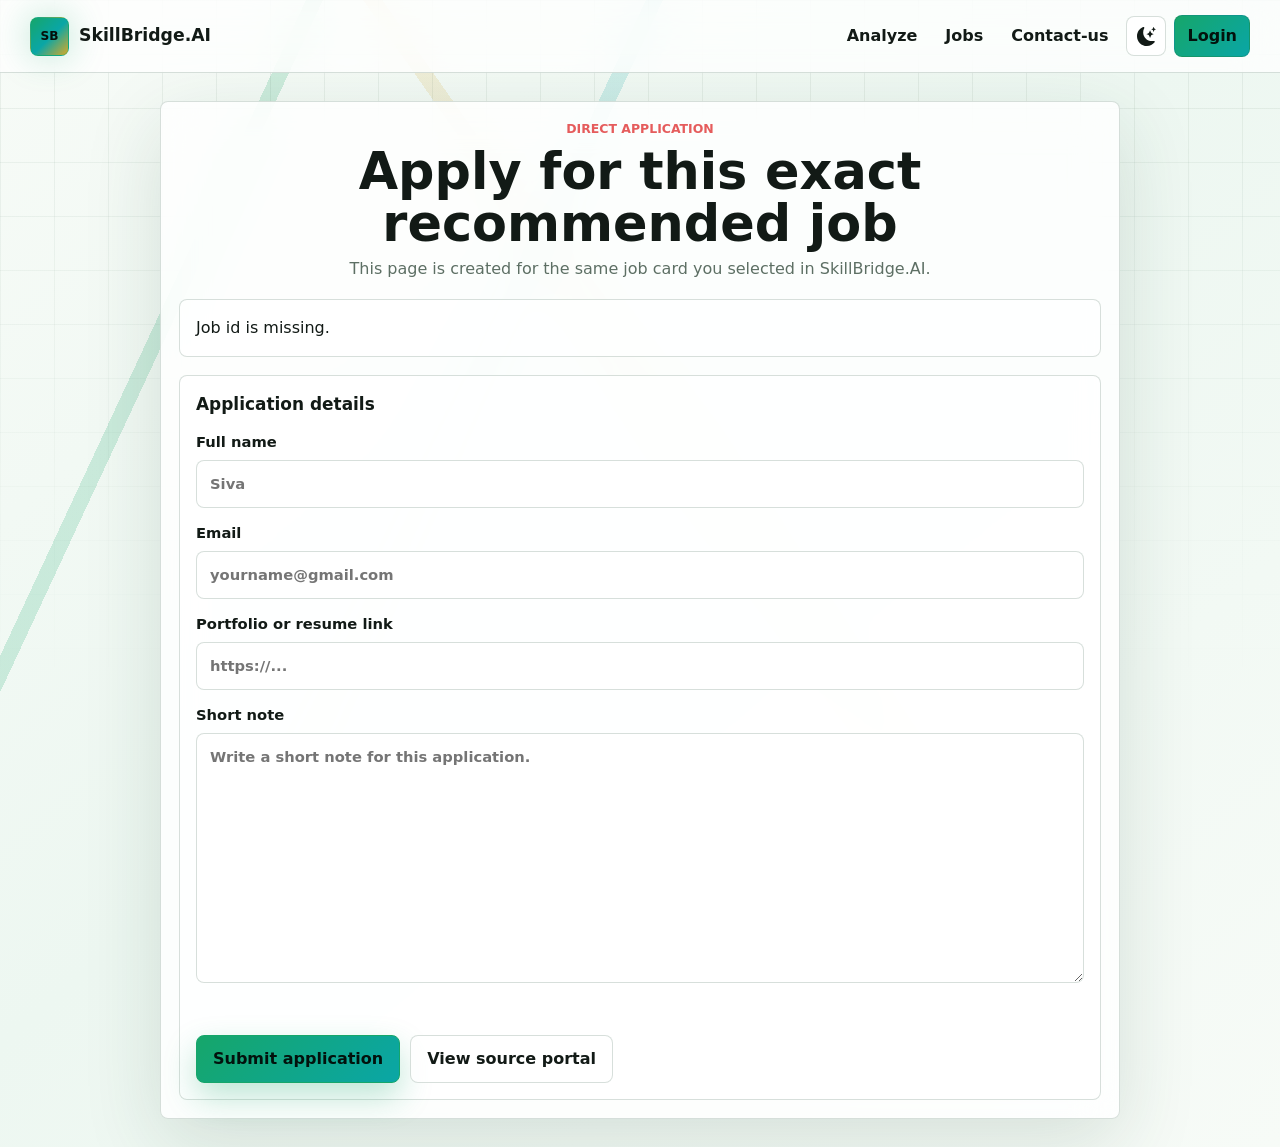
<file: apply.html>
<!doctype html>
<html lang="en" data-theme="light">
  <head>
    <meta charset="utf-8">
    <meta name="viewport" content="width=device-width, initial-scale=1">
    <title>Apply | SkillBridge.AI</title>
    <link rel="stylesheet" href="styles.css">
  </head>
  <body>
    <header class="site-header">
      <a class="brand" href="index.html#analyze" aria-label="SkillBridge.AI home">
        <span class="brand-mark" aria-hidden="true">SB</span>
        <span>SkillBridge.AI</span>
      </a>
      <nav class="nav-links" aria-label="Primary navigation">
        <a href="index.html#analyze">Analyze</a>
        <a href="index.html#jobs">Jobs</a>
        <a id="savedJobsNav" href="saved-jobs.html" hidden>Saved Jobs</a>
        <a href="index.html#contact-us">Contact-us</a>
        <button id="themeToggle" class="theme-toggle" type="button" aria-label="Switch theme">
          <span id="themeIcon" class="theme-icon" aria-hidden="true"></span>
        </button>
        <button id="authNavBtn" class="nav-action" type="button">Login</button>
      </nav>
    </header>

    <main class="single-page-main">
      <section class="auth-zone" aria-labelledby="applyTitle">
        <div class="auth-shell apply-shell">
          <div class="section-heading center-heading">
            <p class="eyebrow">Direct application</p>
            <h1 id="applyTitle">Apply for this exact recommended job</h1>
            <p>This page is created for the same job card you selected in SkillBridge.AI.</p>
          </div>
          <article id="applyJobCard" class="auth-panel">
            Loading job details...
          </article>
          <form id="applyForm" class="auth-panel">
            <h3>Application details</h3>
            <label>
              Full name
              <input id="applyName" type="text" placeholder="Siva" required>
            </label>
            <label>
              Email
              <input id="applyEmail" type="email" placeholder="yourname@gmail.com" required>
            </label>
            <label>
              Portfolio or resume link
              <input id="applyPortfolio" type="url" placeholder="https://...">
            </label>
            <label>
              Short note
              <textarea id="applyNote" rows="6" placeholder="Write a short note for this application."></textarea>
            </label>
            <p id="applyMessage" class="auth-message"></p>
            <div class="auth-actions">
              <button class="primary-button" type="submit">Submit application</button>
              <a id="sourceLink" class="ghost-button" href="#" target="_blank" rel="noreferrer">View source portal</a>
            </div>
          </form>
        </div>
      </section>
    </main>

    <script src="page-common.js"></script>
    <script src="apply.js"></script>
  </body>
</html>
</file>
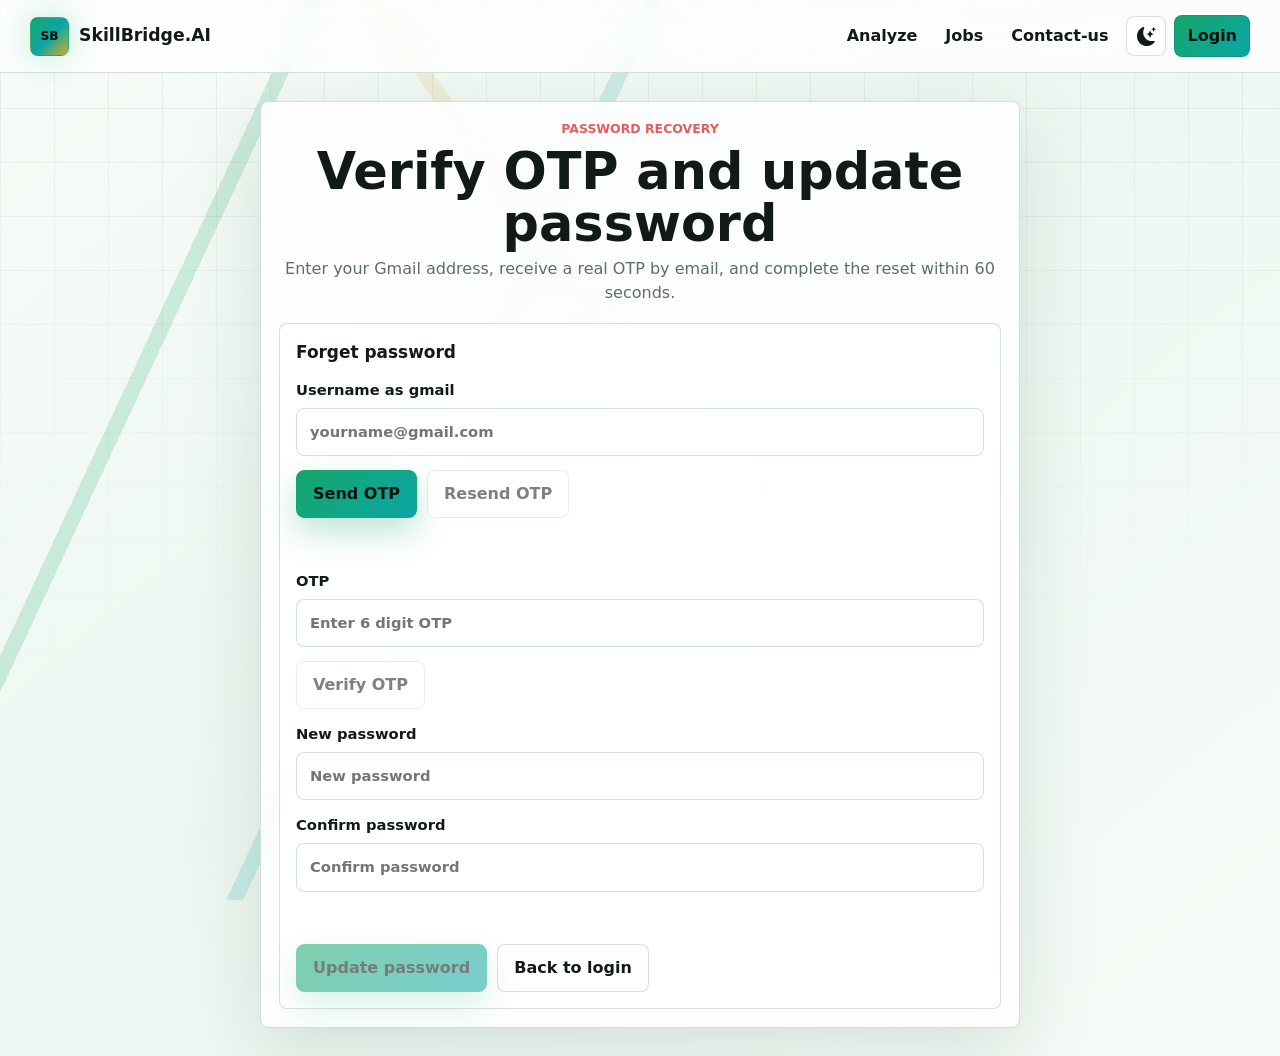
<file: forgot-password.html>
<!doctype html>
<html lang="en" data-theme="light">
  <head>
    <meta charset="utf-8">
    <meta name="viewport" content="width=device-width, initial-scale=1">
    <title>Forget Password | SkillBridge.AI</title>
    <link rel="stylesheet" href="styles.css">
  </head>
  <body data-auth-page="forgot">
    <header class="site-header">
      <a class="brand" href="index.html#analyze" aria-label="SkillBridge.AI home">
        <span class="brand-mark" aria-hidden="true">SB</span>
        <span>SkillBridge.AI</span>
      </a>
      <nav class="nav-links" aria-label="Primary navigation">
        <a href="index.html#analyze">Analyze</a>
        <a href="index.html#jobs">Jobs</a>
        <a id="savedJobsNav" href="saved-jobs.html" hidden>Saved Jobs</a>
        <a href="index.html#contact-us">Contact-us</a>
        <button id="themeToggle" class="theme-toggle" type="button" aria-label="Switch theme">
          <span id="themeIcon" class="theme-icon" aria-hidden="true"></span>
        </button>
        <button id="authNavBtn" class="nav-action" type="button">Login</button>
      </nav>
    </header>

    <main class="single-page-main">
      <section class="auth-zone" aria-labelledby="forgotTitle">
        <div class="auth-shell single-auth">
          <div class="section-heading center-heading">
            <p class="eyebrow">Password recovery</p>
            <h1 id="forgotTitle">Verify OTP and update password</h1>
            <p>Enter your Gmail address, receive a real OTP by email, and complete the reset within 60 seconds.</p>
          </div>
          <form id="forgotForm" class="auth-panel">
            <h3>Forget password</h3>
            <label>
              Username as gmail
              <input id="forgotEmail" type="email" placeholder="yourname@gmail.com" autocomplete="username" required>
            </label>
            <div class="auth-actions">
              <button id="sendOtpBtn" class="primary-button" type="button">Send OTP</button>
              <button id="resendOtpBtn" class="ghost-button" type="button" disabled>Resend OTP</button>
            </div>
            <p id="otpMessage" class="auth-message"></p>
            <label>
              OTP
              <input id="otpInput" type="text" inputmode="numeric" placeholder="Enter 6 digit OTP" required disabled>
            </label>
            <div class="auth-actions">
              <button id="verifyOtpBtn" class="ghost-button" type="button" disabled>Verify OTP</button>
            </div>
            <label>
              New password
              <input id="newPassword" type="password" placeholder="New password" autocomplete="new-password" required disabled>
            </label>
            <label>
              Confirm password
              <input id="confirmNewPassword" type="password" placeholder="Confirm password" autocomplete="new-password" required disabled>
            </label>
            <p id="forgotMessage" class="auth-message"></p>
            <div class="auth-actions">
              <button id="updatePasswordBtn" class="primary-button" type="submit" disabled>Update password</button>
              <button id="backToLoginFromForgot" class="ghost-button" type="button">Back to login</button>
            </div>
          </form>
        </div>
      </section>
    </main>

    <script src="page-common.js"></script>
    <script src="auth-pages.js"></script>
  </body>
</html>
</file>
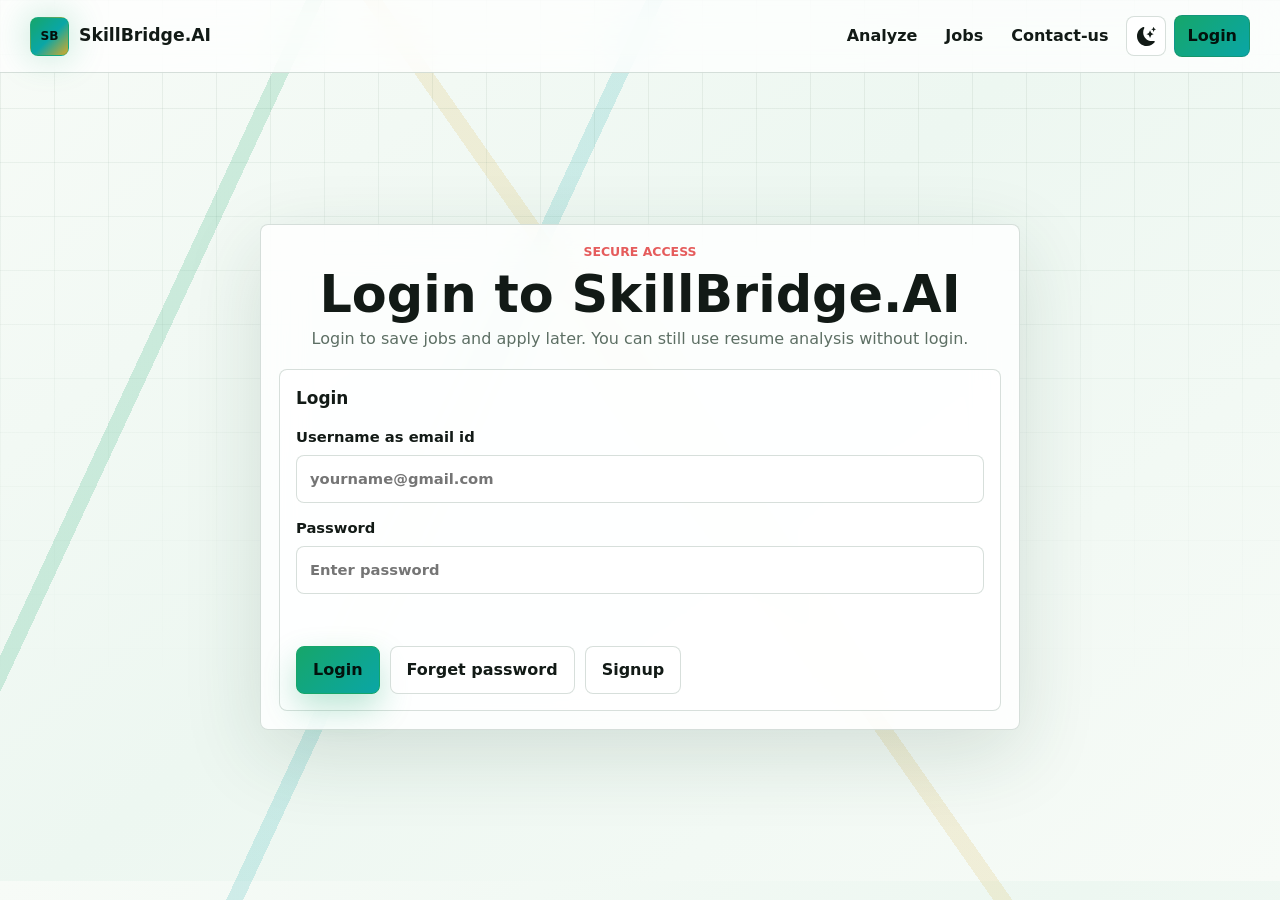
<file: login.html>
<!doctype html>
<html lang="en" data-theme="light">
  <head>
    <meta charset="utf-8">
    <meta name="viewport" content="width=device-width, initial-scale=1">
    <title>Login | SkillBridge.AI</title>
    <link rel="stylesheet" href="styles.css">
  </head>
  <body data-auth-page="login">
    <header class="site-header">
      <a class="brand" href="index.html#analyze" aria-label="SkillBridge.AI home">
        <span class="brand-mark" aria-hidden="true">SB</span>
        <span>SkillBridge.AI</span>
      </a>
      <nav class="nav-links" aria-label="Primary navigation">
        <a href="index.html#analyze">Analyze</a>
        <a href="index.html#jobs">Jobs</a>
        <a id="savedJobsNav" href="saved-jobs.html" hidden>Saved Jobs</a>
        <a href="index.html#contact-us">Contact-us</a>
        <button id="themeToggle" class="theme-toggle" type="button" aria-label="Switch theme">
          <span id="themeIcon" class="theme-icon" aria-hidden="true"></span>
        </button>
        <button id="authNavBtn" class="nav-action" type="button">Login</button>
      </nav>
    </header>

    <main class="single-page-main">
      <section class="auth-zone" aria-labelledby="loginTitle">
        <div class="auth-shell single-auth">
          <div class="section-heading center-heading">
            <p class="eyebrow">Secure access</p>
            <h1 id="loginTitle">Login to SkillBridge.AI</h1>
            <p>Login to save jobs and apply later. You can still use resume analysis without login.</p>
          </div>
          <form id="loginForm" class="auth-panel">
            <h3>Login</h3>
            <label>
              Username as email id
              <input id="loginEmail" type="email" placeholder="yourname@gmail.com" autocomplete="username" required>
            </label>
            <label>
              Password
              <input id="loginPassword" type="password" placeholder="Enter password" autocomplete="current-password" required>
            </label>
            <p id="loginMessage" class="auth-message"></p>
            <div class="auth-actions">
              <button class="primary-button" type="submit">Login</button>
              <button id="tryAgainBtn" class="ghost-button" type="button" hidden>Try again</button>
              <button id="forgotBtn" class="ghost-button" type="button">Forget password</button>
              <button id="showSignupBtn" class="ghost-button" type="button">Signup</button>
            </div>
          </form>
        </div>
      </section>
    </main>

    <script src="page-common.js"></script>
    <script src="auth-pages.js"></script>
  </body>
</html>
</file>
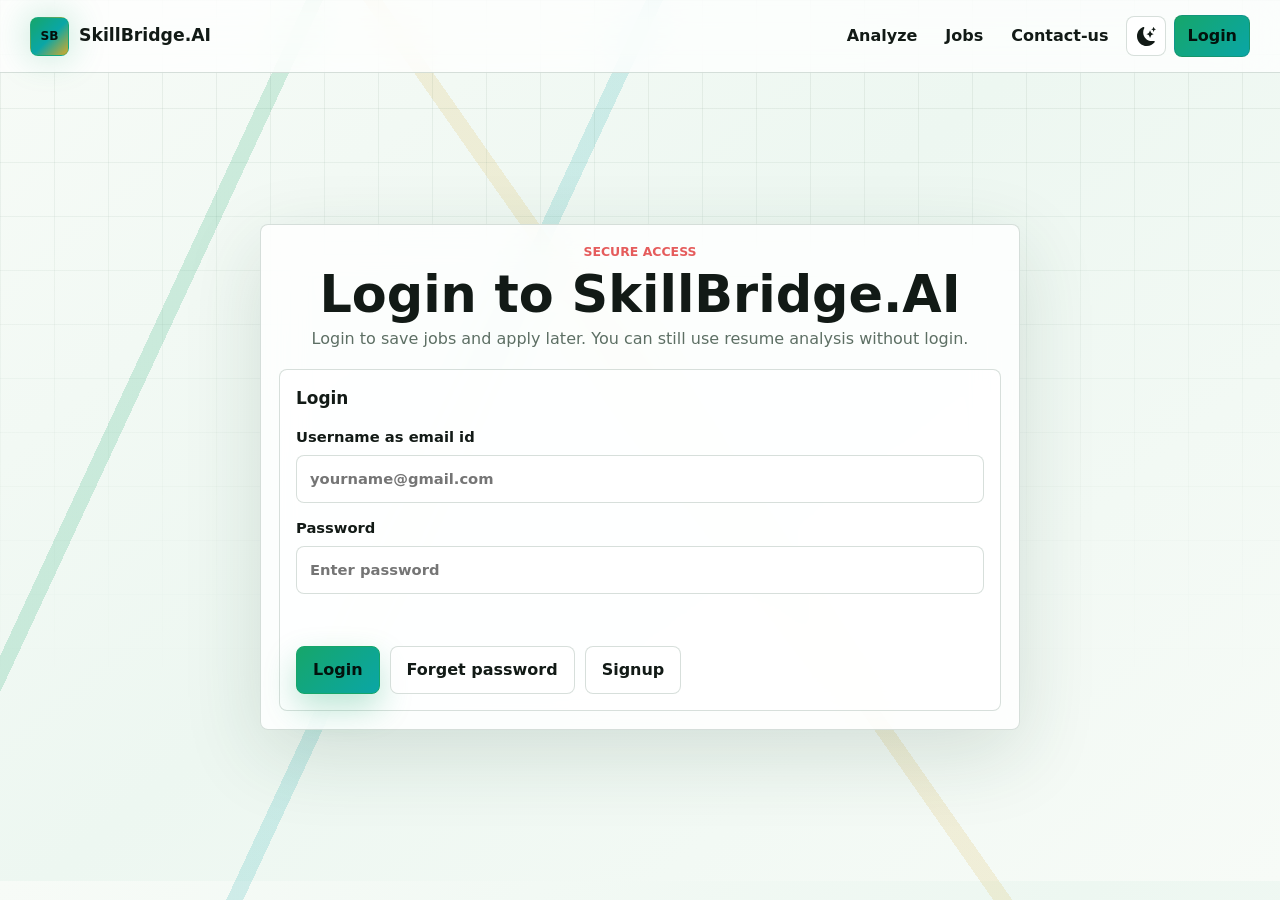
<file: saved-jobs.html>
<!doctype html>
<html lang="en" data-theme="light">
  <head>
    <meta charset="utf-8">
    <meta name="viewport" content="width=device-width, initial-scale=1">
    <title>Saved Jobs | SkillBridge.AI</title>
    <link rel="stylesheet" href="styles.css">
  </head>
  <body>
    <header class="site-header">
      <a class="brand" href="index.html#analyze" aria-label="SkillBridge.AI home">
        <span class="brand-mark" aria-hidden="true">SB</span>
        <span>SkillBridge.AI</span>
      </a>
      <nav class="nav-links" aria-label="Primary navigation">
        <a href="index.html#analyze">Analyze</a>
        <a href="index.html#jobs">Jobs</a>
        <a id="savedJobsNav" href="saved-jobs.html" hidden>Saved Jobs</a>
        <a href="index.html#contact-us">Contact-us</a>
        <button id="themeToggle" class="theme-toggle" type="button" aria-label="Switch theme">
          <span id="themeIcon" class="theme-icon" aria-hidden="true"></span>
        </button>
        <button id="authNavBtn" class="nav-action" type="button">Login</button>
      </nav>
    </header>

    <main class="single-page-main">
      <section class="jobs-zone saved-zone" aria-labelledby="savedJobsTitle">
        <div class="section-heading wide center-heading">
          <p class="eyebrow">Saved jobs</p>
          <h1 id="savedJobsTitle">Your saved job collection</h1>
          <p>Filter your saved jobs and apply when you are ready.</p>
        </div>
        <div class="panel jobs-panel">
          <div class="panel-header">
            <h3>Saved jobs</h3>
            <span id="savedJobCount">0 saved</span>
          </div>
          <div class="filter-toolbar">
            <strong>Filter jobs</strong>
            <select id="savedJobFilter">
              <option value="match">Highly matched jobs</option>
              <option value="highSalary">High salary first</option>
              <option value="lowSalary">Low salary first</option>
              <option value="role">Based on job role</option>
            </select>
            <select id="savedJobRoleFilter" hidden>
              <option value="">All roles</option>
            </select>
          </div>
          <div id="savedJobList" class="job-list empty-state">
            Loading saved jobs...
          </div>
        </div>
      </section>
    </main>

    <script src="page-common.js"></script>
    <script src="saved-jobs.js"></script>
  </body>
</html>
</file>
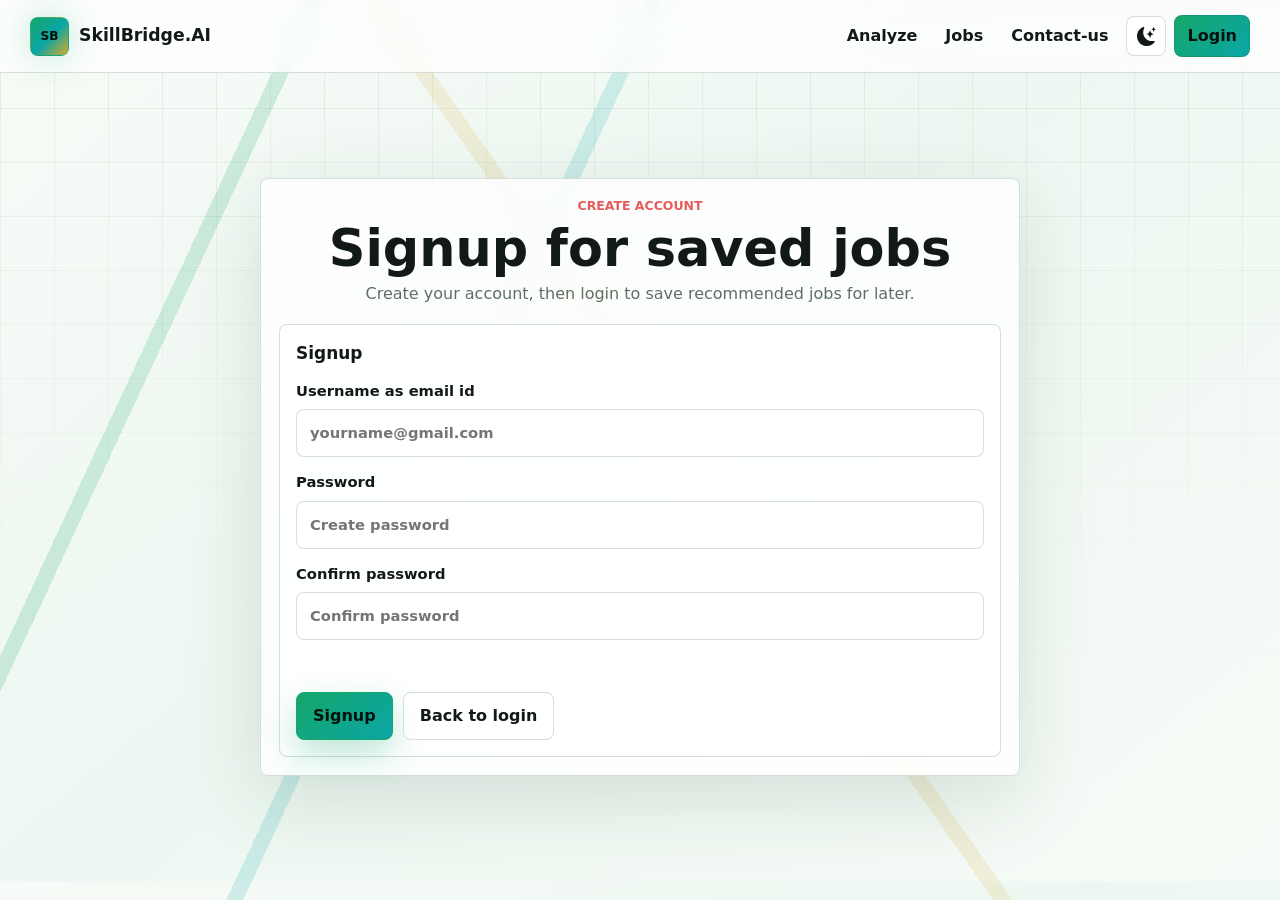
<file: signup.html>
<!doctype html>
<html lang="en" data-theme="light">
  <head>
    <meta charset="utf-8">
    <meta name="viewport" content="width=device-width, initial-scale=1">
    <title>Signup | SkillBridge.AI</title>
    <link rel="stylesheet" href="styles.css">
  </head>
  <body data-auth-page="signup">
    <header class="site-header">
      <a class="brand" href="index.html#analyze" aria-label="SkillBridge.AI home">
        <span class="brand-mark" aria-hidden="true">SB</span>
        <span>SkillBridge.AI</span>
      </a>
      <nav class="nav-links" aria-label="Primary navigation">
        <a href="index.html#analyze">Analyze</a>
        <a href="index.html#jobs">Jobs</a>
        <a id="savedJobsNav" href="saved-jobs.html" hidden>Saved Jobs</a>
        <a href="index.html#contact-us">Contact-us</a>
        <button id="themeToggle" class="theme-toggle" type="button" aria-label="Switch theme">
          <span id="themeIcon" class="theme-icon" aria-hidden="true"></span>
        </button>
        <button id="authNavBtn" class="nav-action" type="button">Login</button>
      </nav>
    </header>

    <main class="single-page-main">
      <section class="auth-zone" aria-labelledby="signupTitle">
        <div class="auth-shell single-auth">
          <div class="section-heading center-heading">
            <p class="eyebrow">Create account</p>
            <h1 id="signupTitle">Signup for saved jobs</h1>
            <p>Create your account, then login to save recommended jobs for later.</p>
          </div>
          <form id="signupForm" class="auth-panel">
            <h3>Signup</h3>
            <label>
              Username as email id
              <input id="signupEmail" type="email" placeholder="yourname@gmail.com" autocomplete="username" required>
            </label>
            <label>
              Password
              <input id="signupPassword" type="password" placeholder="Create password" autocomplete="new-password" required>
            </label>
            <label>
              Confirm password
              <input id="signupConfirm" type="password" placeholder="Confirm password" autocomplete="new-password" required>
            </label>
            <p id="signupMessage" class="auth-message"></p>
            <div class="auth-actions">
              <button class="primary-button" type="submit">Signup</button>
              <button id="backToLoginFromSignup" class="ghost-button" type="button">Back to login</button>
            </div>
          </form>
        </div>
      </section>
    </main>

    <script src="page-common.js"></script>
    <script src="auth-pages.js"></script>
  </body>
</html>
</file>
<file: styles.css>
:root {
  color-scheme: light;
  --page: #f7fbf7;
  --page-2: #edf7f1;
  --surface: rgba(255, 255, 255, 0.82);
  --surface-strong: #ffffff;
  --surface-soft: rgba(232, 246, 238, 0.86);
  --ink: #121a16;
  --muted: #5d6f64;
  --line: rgba(33, 78, 55, 0.18);
  --accent: #16a66a;
  --accent-2: #0aa6a6;
  --accent-3: #e55c5c;
  --gold: #d8a928;
  --shadow: 0 24px 80px rgba(25, 70, 47, 0.14);
  --glow: 0 0 36px rgba(22, 166, 106, 0.28);
  --glass: blur(22px) saturate(1.22);
}

:root[data-theme="dark"] {
  color-scheme: dark;
  --page: #060906;
  --page-2: #0b140f;
  --surface: rgba(13, 20, 16, 0.78);
  --surface-strong: #101914;
  --surface-soft: rgba(25, 48, 35, 0.82);
  --ink: #eefaf1;
  --muted: #a9b9ae;
  --line: rgba(122, 224, 166, 0.2);
  --accent: #38d98e;
  --accent-2: #2dd4bf;
  --accent-3: #ff746d;
  --gold: #f4c542;
  --shadow: 0 24px 90px rgba(0, 0, 0, 0.45);
  --glow: 0 0 44px rgba(56, 217, 142, 0.34);
}

* {
  box-sizing: border-box;
}

html {
  scroll-behavior: smooth;
}

body {
  position: relative;
  margin: 0;
  min-width: 320px;
  overflow-x: hidden;
  background:
    linear-gradient(140deg, var(--page) 0%, var(--page-2) 47%, var(--page) 100%);
  color: var(--ink);
  font-family: Inter, ui-sans-serif, system-ui, -apple-system, BlinkMacSystemFont, "Segoe UI", sans-serif;
  line-height: 1.5;
}

body::before {
  content: "";
  position: fixed;
  inset: 0;
  z-index: -2;
  background:
    linear-gradient(115deg, transparent 0 18%, rgba(22, 166, 106, 0.18) 18% 19%, transparent 19% 38%, rgba(10, 166, 166, 0.16) 38% 39%, transparent 39% 100%),
    linear-gradient(55deg, transparent 0 52%, rgba(216, 169, 40, 0.14) 52% 53%, transparent 53% 100%);
  animation: lightSweep 10s ease-in-out infinite alternate;
}

body::after {
  content: "";
  position: fixed;
  inset: 0;
  z-index: -1;
  background-image:
    linear-gradient(rgba(33, 78, 55, 0.08) 1px, transparent 1px),
    linear-gradient(90deg, rgba(33, 78, 55, 0.08) 1px, transparent 1px);
  background-size: 54px 54px;
  mask-image: linear-gradient(to bottom, black, transparent 76%);
  pointer-events: none;
}

@keyframes lightSweep {
  from {
    transform: translate3d(-2%, -1%, 0);
    opacity: 0.76;
  }
  to {
    transform: translate3d(2%, 1%, 0);
    opacity: 1;
  }
}

button,
input,
select,
textarea {
  font: inherit;
}

button,
a {
  touch-action: manipulation;
}

button {
  cursor: pointer;
}

a {
  color: inherit;
}

img {
  display: block;
  max-width: 100%;
}

.site-header {
  position: sticky;
  top: 0;
  z-index: 20;
  display: flex;
  align-items: center;
  justify-content: space-between;
  gap: 24px;
  border-bottom: 1px solid var(--line);
  background: color-mix(in srgb, var(--surface-strong) 76%, transparent);
  padding: 15px max(20px, calc((100vw - 1220px) / 2));
  backdrop-filter: var(--glass);
}

.brand,
.nav-links,
.intro-actions,
.form-actions,
.panel-header,
.score-row,
.site-footer,
.job-actions,
.job-meta,
.theme-toggle,
.nav-action {
  display: flex;
  align-items: center;
}

.brand {
  gap: 10px;
  color: var(--ink);
  font-size: 1.08rem;
  font-weight: 900;
  text-decoration: none;
}

.brand-mark {
  display: grid;
  place-items: center;
  width: 39px;
  height: 39px;
  border: 1px solid color-mix(in srgb, var(--accent) 42%, transparent);
  border-radius: 8px;
  background:
    linear-gradient(135deg, var(--accent), var(--accent-2) 52%, var(--gold));
  color: #05100b;
  box-shadow: var(--glow);
  font-size: 0.76rem;
}

.nav-links {
  gap: 8px;
  flex-wrap: wrap;
  justify-content: flex-end;
}

.nav-links a,
.text-link {
  border-radius: 8px;
  color: var(--ink);
  font-weight: 800;
  text-decoration: none;
}

.nav-links a {
  padding: 9px 10px;
}

.nav-links a:hover,
.text-link:hover {
  background: var(--surface-soft);
}

.theme-toggle {
  display: grid;
  place-items: center;
  width: 40px;
  min-height: 40px;
  border: 1px solid var(--line);
  border-radius: 8px;
  background: var(--surface);
  color: var(--ink);
  padding: 0;
  font-weight: 900;
}

.nav-action {
  min-height: 40px;
  border: 1px solid var(--line);
  border-radius: 8px;
  background: linear-gradient(135deg, var(--accent), var(--accent-2));
  color: #03120d;
  padding: 8px 12px;
  font-weight: 900;
}

.theme-icon {
  display: block;
  width: 19px;
  height: 19px;
  background: currentColor;
  box-shadow: 0 0 18px color-mix(in srgb, var(--accent) 48%, transparent);
  mask-position: center;
  mask-repeat: no-repeat;
  mask-size: contain;
  -webkit-mask-position: center;
  -webkit-mask-repeat: no-repeat;
  -webkit-mask-size: contain;
}

.icon-sun-fill {
  mask-image: url("data:image/svg+xml,%3Csvg xmlns='http://www.w3.org/2000/svg' fill='black' viewBox='0 0 16 16'%3E%3Cpath d='M8 12a4 4 0 1 0 0-8 4 4 0 0 0 0 8zM8 0a.5.5 0 0 1 .5.5v2a.5.5 0 0 1-1 0v-2A.5.5 0 0 1 8 0zm0 13a.5.5 0 0 1 .5.5v2a.5.5 0 0 1-1 0v-2A.5.5 0 0 1 8 13zm8-5a.5.5 0 0 1-.5.5h-2a.5.5 0 0 1 0-1h2a.5.5 0 0 1 .5.5zM3 8a.5.5 0 0 1-.5.5h-2a.5.5 0 0 1 0-1h2A.5.5 0 0 1 3 8zm10.657-5.657a.5.5 0 0 1 0 .707l-1.414 1.415a.5.5 0 1 1-.707-.708l1.414-1.414a.5.5 0 0 1 .707 0zm-9.193 9.193a.5.5 0 0 1 0 .707L3.05 13.657a.5.5 0 0 1-.707-.707l1.414-1.414a.5.5 0 0 1 .707 0zm9.193 2.121a.5.5 0 0 1-.707 0l-1.414-1.414a.5.5 0 0 1 .707-.707l1.414 1.414a.5.5 0 0 1 0 .707zM4.464 4.465a.5.5 0 0 1-.707 0L2.343 3.05a.5.5 0 1 1 .707-.707l1.414 1.414a.5.5 0 0 1 0 .708z'/%3E%3C/svg%3E");
  -webkit-mask-image: url("data:image/svg+xml,%3Csvg xmlns='http://www.w3.org/2000/svg' fill='black' viewBox='0 0 16 16'%3E%3Cpath d='M8 12a4 4 0 1 0 0-8 4 4 0 0 0 0 8zM8 0a.5.5 0 0 1 .5.5v2a.5.5 0 0 1-1 0v-2A.5.5 0 0 1 8 0zm0 13a.5.5 0 0 1 .5.5v2a.5.5 0 0 1-1 0v-2A.5.5 0 0 1 8 13zm8-5a.5.5 0 0 1-.5.5h-2a.5.5 0 0 1 0-1h2a.5.5 0 0 1 .5.5zM3 8a.5.5 0 0 1-.5.5h-2a.5.5 0 0 1 0-1h2A.5.5 0 0 1 3 8zm10.657-5.657a.5.5 0 0 1 0 .707l-1.414 1.415a.5.5 0 1 1-.707-.708l1.414-1.414a.5.5 0 0 1 .707 0zm-9.193 9.193a.5.5 0 0 1 0 .707L3.05 13.657a.5.5 0 0 1-.707-.707l1.414-1.414a.5.5 0 0 1 .707 0zm9.193 2.121a.5.5 0 0 1-.707 0l-1.414-1.414a.5.5 0 0 1 .707-.707l1.414 1.414a.5.5 0 0 1 0 .707zM4.464 4.465a.5.5 0 0 1-.707 0L2.343 3.05a.5.5 0 1 1 .707-.707l1.414 1.414a.5.5 0 0 1 0 .708z'/%3E%3C/svg%3E");
}

.icon-moon-stars-fill {
  mask-image: url("data:image/svg+xml,%3Csvg xmlns='http://www.w3.org/2000/svg' fill='black' viewBox='0 0 16 16'%3E%3Cpath d='M6 .278a.768.768 0 0 1 .08.858 7.2 7.2 0 0 0-.878 3.46c0 4.021 3.278 7.277 7.318 7.277.527 0 1.04-.055 1.533-.16a.787.787 0 0 1 .81.316.733.733 0 0 1-.031.893A8.349 8.349 0 0 1 8.344 16C3.734 16 0 12.286 0 7.71 0 4.266 2.114 1.312 5.124.06A.752.752 0 0 1 6 .278z'/%3E%3Cpath d='M10.794 3.148a.217.217 0 0 1 .412 0l.387 1.162c.173.518.579.924 1.097 1.097l1.162.387a.217.217 0 0 1 0 .412l-1.162.387a1.734 1.734 0 0 0-1.097 1.097l-.387 1.162a.217.217 0 0 1-.412 0l-.387-1.162A1.734 1.734 0 0 0 9.31 6.593l-1.162-.387a.217.217 0 0 1 0-.412l1.162-.387a1.734 1.734 0 0 0 1.097-1.097l.387-1.162zM13.863.099a.145.145 0 0 1 .274 0l.258.774c.115.346.386.617.732.732l.774.258a.145.145 0 0 1 0 .274l-.774.258a1.156 1.156 0 0 0-.732.732l-.258.774a.145.145 0 0 1-.274 0l-.258-.774a1.156 1.156 0 0 0-.732-.732l-.774-.258a.145.145 0 0 1 0-.274l.774-.258c.346-.115.617-.386.732-.732L13.863.1z'/%3E%3C/svg%3E");
  -webkit-mask-image: url("data:image/svg+xml,%3Csvg xmlns='http://www.w3.org/2000/svg' fill='black' viewBox='0 0 16 16'%3E%3Cpath d='M6 .278a.768.768 0 0 1 .08.858 7.2 7.2 0 0 0-.878 3.46c0 4.021 3.278 7.277 7.318 7.277.527 0 1.04-.055 1.533-.16a.787.787 0 0 1 .81.316.733.733 0 0 1-.031.893A8.349 8.349 0 0 1 8.344 16C3.734 16 0 12.286 0 7.71 0 4.266 2.114 1.312 5.124.06A.752.752 0 0 1 6 .278z'/%3E%3Cpath d='M10.794 3.148a.217.217 0 0 1 .412 0l.387 1.162c.173.518.579.924 1.097 1.097l1.162.387a.217.217 0 0 1 0 .412l-1.162.387a1.734 1.734 0 0 0-1.097 1.097l-.387 1.162a.217.217 0 0 1-.412 0l-.387-1.162A1.734 1.734 0 0 0 9.31 6.593l-1.162-.387a.217.217 0 0 1 0-.412l1.162-.387a1.734 1.734 0 0 0 1.097-1.097l.387-1.162zM13.863.099a.145.145 0 0 1 .274 0l.258.774c.115.346.386.617.732.732l.774.258a.145.145 0 0 1 0 .274l-.774.258a1.156 1.156 0 0 0-.732.732l-.258.774a.145.145 0 0 1-.274 0l-.258-.774a1.156 1.156 0 0 0-.732-.732l-.774-.258a.145.145 0 0 1 0-.274l.774-.258c.346-.115.617-.386.732-.732L13.863.1z'/%3E%3C/svg%3E");
}

main {
  width: min(1220px, calc(100% - 32px));
  margin: 0 auto;
}

.single-page-main {
  min-height: calc(100vh - 92px);
  display: grid;
  align-content: center;
}

.hero-shell {
  display: grid;
  grid-template-columns: minmax(0, 0.95fr) minmax(360px, 1.05fr);
  gap: 20px;
  align-items: stretch;
  padding: 34px 0 28px;
}

.hero-copy,
.scene-stage,
.analysis-panel,
.metric-panel,
.panel,
.action-panel,
.letter-panel,
.research-zone,
.flow-steps article {
  border: 1px solid var(--line);
  border-radius: 8px;
  background: var(--surface);
  box-shadow: var(--shadow);
  backdrop-filter: var(--glass);
}

.hero-copy {
  display: grid;
  gap: 18px;
  align-content: center;
  min-height: 320px;
  padding: 30px;
}

.eyebrow {
  margin: 0;
  color: var(--accent-3);
  font-size: 0.78rem;
  font-weight: 900;
  letter-spacing: 0;
  text-transform: uppercase;
}

h1,
h2,
h3,
h4,
p {
  margin: 0;
}

h1 {
  max-width: 760px;
  font-size: 3.18rem;
  line-height: 1.02;
}

h2 {
  font-size: 1.78rem;
  line-height: 1.16;
}

h3 {
  font-size: 1.06rem;
}

.hero-copy p:not(.eyebrow),
.section-heading p:not(.eyebrow),
.metric-panel p,
.flow-steps p,
.research-copy p,
.best-match-panel p,
.job-summary {
  color: var(--muted);
}

.intro-actions {
  gap: 12px;
  flex-wrap: wrap;
}

.text-link {
  padding: 10px 0;
}

.scene-stage {
  position: relative;
  overflow: hidden;
  min-height: 320px;
  background:
    linear-gradient(135deg, color-mix(in srgb, var(--accent) 16%, transparent), transparent 42%),
    linear-gradient(55deg, color-mix(in srgb, var(--accent-2) 14%, transparent), transparent 50%),
    var(--surface);
}

.scene-stage::before,
.scene-stage::after {
  content: "";
  position: absolute;
  inset: 0;
  pointer-events: none;
}

.scene-stage::before {
  background:
    linear-gradient(100deg, transparent 0 24%, color-mix(in srgb, var(--gold) 30%, transparent) 24% 25%, transparent 25% 100%),
    linear-gradient(20deg, transparent 0 58%, color-mix(in srgb, var(--accent-2) 25%, transparent) 58% 59%, transparent 59% 100%);
  mix-blend-mode: screen;
}

.scene-stage::after {
  border: 1px solid color-mix(in srgb, var(--accent) 18%, transparent);
  border-radius: 8px;
  box-shadow: inset 0 0 70px color-mix(in srgb, var(--accent) 16%, transparent);
}

#bridgeScene {
  display: block;
  width: 100%;
  height: 100%;
  min-height: 320px;
}

.css-bridge {
  position: absolute;
  inset: 24px;
  display: grid;
  place-items: center;
  perspective: 900px;
  transform-style: preserve-3d;
  transition: opacity 180ms ease;
}

.scene-stage.webgl-ready .css-bridge {
  opacity: 0;
}

.css-bridge span,
.css-bridge i {
  position: absolute;
  display: block;
  border: 1px solid color-mix(in srgb, var(--accent) 46%, transparent);
  border-radius: 8px;
  background:
    linear-gradient(135deg, color-mix(in srgb, var(--accent) 68%, transparent), color-mix(in srgb, var(--accent-2) 64%, transparent));
  box-shadow: var(--glow);
  transform-style: preserve-3d;
}

.css-bridge span {
  width: 86px;
  height: 16px;
  animation: bridgeFloat 3.2s ease-in-out infinite alternate;
}

.css-bridge span:nth-child(1) {
  transform: translate3d(-150px, 32px, -90px) rotateY(-32deg) rotateX(58deg);
}

.css-bridge span:nth-child(2) {
  transform: translate3d(-94px, 12px, -54px) rotateY(-24deg) rotateX(58deg);
  animation-delay: 180ms;
}

.css-bridge span:nth-child(3) {
  transform: translate3d(-38px, -2px, -18px) rotateY(-12deg) rotateX(58deg);
  animation-delay: 360ms;
}

.css-bridge span:nth-child(4) {
  transform: translate3d(18px, -8px, 18px) rotateY(8deg) rotateX(58deg);
  animation-delay: 540ms;
}

.css-bridge span:nth-child(5) {
  transform: translate3d(74px, 8px, 54px) rotateY(22deg) rotateX(58deg);
  animation-delay: 720ms;
}

.css-bridge span:nth-child(6) {
  transform: translate3d(130px, 30px, 90px) rotateY(34deg) rotateX(58deg);
  animation-delay: 900ms;
}

.css-bridge i {
  width: 18px;
  height: 160px;
  background: linear-gradient(180deg, var(--gold), var(--accent));
  animation: towerPulse 2.8s ease-in-out infinite alternate;
}

.css-bridge i:nth-of-type(1) {
  transform: translate3d(-128px, -32px, -64px) rotateX(18deg);
}

.css-bridge i:nth-of-type(2) {
  transform: translate3d(126px, -32px, 64px) rotateX(18deg);
  animation-delay: 500ms;
}

@keyframes bridgeFloat {
  to {
    margin-top: -16px;
    filter: brightness(1.12);
  }
}

@keyframes towerPulse {
  to {
    filter: brightness(1.18);
    box-shadow: 0 0 54px color-mix(in srgb, var(--gold) 35%, transparent);
  }
}

.scene-overlay {
  position: absolute;
  left: 18px;
  right: 18px;
  bottom: 18px;
  display: grid;
  gap: 3px;
  border: 1px solid var(--line);
  border-radius: 8px;
  background: color-mix(in srgb, var(--surface-strong) 76%, transparent);
  padding: 12px 14px;
  backdrop-filter: blur(16px);
}

.scene-overlay span {
  color: var(--accent-3);
  font-size: 0.78rem;
  font-weight: 900;
}

.scene-overlay strong {
  font-size: 1rem;
}

.analysis-panel {
  display: grid;
  grid-column: 1 / -1;
  gap: 16px;
  padding: 22px;
}

.section-heading {
  display: grid;
  gap: 7px;
}

.section-heading.wide {
  margin-bottom: 18px;
}

.field-grid {
  display: grid;
  grid-template-columns: repeat(2, minmax(0, 1fr));
  gap: 14px;
}

label {
  display: grid;
  gap: 7px;
  color: var(--ink);
  font-size: 0.92rem;
  font-weight: 800;
}

input,
select,
textarea {
  width: 100%;
  border: 1px solid var(--line);
  border-radius: 8px;
  background: color-mix(in srgb, var(--surface-strong) 82%, transparent);
  color: var(--ink);
  padding: 12px 13px;
  outline: none;
}

textarea {
  min-height: 250px;
  resize: vertical;
}

input:focus,
select:focus,
textarea:focus {
  border-color: var(--accent);
  box-shadow: 0 0 0 3px color-mix(in srgb, var(--accent) 18%, transparent);
}

.file-drop {
  border: 1px dashed color-mix(in srgb, var(--accent) 42%, var(--line));
  border-radius: 8px;
  background: var(--surface-soft);
  padding: 14px;
}

.file-drop input {
  border: 0;
  background: transparent;
  padding: 0;
}

.file-drop small,
#statusMessage {
  color: var(--muted);
  font-size: 0.86rem;
  font-weight: 700;
}

.form-actions {
  justify-content: space-between;
  gap: 14px;
  flex-wrap: wrap;
}

.primary-button,
.ghost-button,
.apply-link,
.job-cover-btn {
  min-height: 44px;
  border-radius: 8px;
  padding: 11px 16px;
  font-weight: 900;
  text-decoration: none;
}

.primary-button,
.apply-link {
  border: 1px solid var(--accent);
  background:
    linear-gradient(135deg, var(--accent), var(--accent-2));
  color: #03120d;
  box-shadow: 0 14px 32px color-mix(in srgb, var(--accent) 28%, transparent);
}

:root[data-theme="dark"] .primary-button,
:root[data-theme="dark"] .apply-link {
  color: #04100b;
}

.primary-button:hover,
.apply-link:hover {
  filter: brightness(1.05);
}

.primary-button:disabled,
.ghost-button:disabled {
  cursor: not-allowed;
  opacity: 0.55;
}

.ghost-button,
.job-cover-btn {
  border: 1px solid var(--line);
  background: var(--surface);
  color: var(--ink);
}

.ghost-button:hover:not(:disabled),
.job-cover-btn:hover {
  border-color: var(--accent);
  box-shadow: var(--glow);
}

.dashboard-zone,
.jobs-zone,
.agent-zone,
.research-zone,
.auth-zone,
.contact-zone {
  margin: 28px 0;
}

.auth-shell {
  display: grid;
  grid-template-columns: 0.78fr 1.22fr;
  gap: 18px;
  align-items: start;
  border: 1px solid var(--line);
  border-radius: 8px;
  background: var(--surface);
  box-shadow: var(--shadow);
  padding: 18px;
  backdrop-filter: var(--glass);
}

.single-auth,
.apply-shell {
  grid-template-columns: 1fr;
  width: min(760px, 100%);
  margin: 0 auto;
}

.apply-shell {
  width: min(960px, 100%);
}

.auth-panel {
  display: grid;
  gap: 14px;
  border: 1px solid var(--line);
  border-radius: 8px;
  background: color-mix(in srgb, var(--surface-strong) 70%, transparent);
  padding: 16px;
}

.auth-actions {
  display: flex;
  flex-wrap: wrap;
  gap: 10px;
}

.auth-message {
  min-height: 24px;
  color: var(--accent-3);
  font-weight: 800;
}

.insight-grid {
  display: grid;
  grid-template-columns: 1.35fr repeat(3, minmax(160px, 1fr));
  gap: 16px;
}

.metric-panel,
.panel {
  padding: 18px;
}

.metric-panel {
  display: grid;
  gap: 8px;
}

.panel-label {
  color: var(--muted);
  font-size: 0.78rem;
  font-weight: 900;
  text-transform: uppercase;
}

.metric-panel strong {
  font-size: 2rem;
  line-height: 1;
}

.score-row {
  gap: 14px;
  margin-top: 8px;
}

.progress-track {
  overflow: hidden;
  flex: 1;
  height: 12px;
  border-radius: 8px;
  background: color-mix(in srgb, var(--muted) 20%, transparent);
}

.progress-track span {
  display: block;
  width: 0;
  height: 100%;
  border-radius: inherit;
  background: linear-gradient(90deg, var(--accent-3), var(--gold));
  transition: width 240ms ease;
}

.content-grid {
  display: grid;
  grid-template-columns: 1.08fr 0.92fr;
  gap: 16px;
  margin-top: 16px;
}

.panel-header {
  justify-content: space-between;
  gap: 12px;
  margin-bottom: 14px;
}

.panel-header span {
  color: var(--muted);
  font-size: 0.84rem;
  font-weight: 800;
}

.role-list,
.chip-list,
.gap-list,
.market-bars,
.learning-plan,
.job-list {
  min-height: 140px;
}

.empty-state {
  display: grid;
  place-items: center;
  border: 1px dashed var(--line);
  border-radius: 8px;
  color: var(--muted);
  padding: 18px;
  text-align: center;
}

.role-list,
.gap-list,
.market-bars,
.learning-plan {
  display: grid;
  gap: 10px;
}

.role-card,
.job-card,
.plan-card {
  border: 1px solid var(--line);
  border-radius: 8px;
  background: color-mix(in srgb, var(--surface-strong) 72%, transparent);
  padding: 14px;
}

.role-card.active {
  border-color: var(--accent);
  box-shadow: var(--glow);
}

.role-card button {
  display: grid;
  gap: 9px;
  width: 100%;
  border: 0;
  background: transparent;
  color: inherit;
  padding: 0;
  text-align: left;
}

.role-topline,
.job-topline {
  display: flex;
  align-items: start;
  justify-content: space-between;
  gap: 10px;
}

.role-topline strong,
.job-topline strong {
  font-size: 1rem;
}

.job-title-stack {
  display: grid;
  gap: 3px;
}

.save-job-btn {
  display: grid;
  place-items: center;
  width: 42px;
  height: 42px;
  border: 1px solid var(--accent);
  border-radius: 8px;
  background: transparent;
  color: var(--accent);
  flex: 0 0 auto;
}

.save-job-btn svg {
  width: 22px;
  height: 22px;
}

.save-job-btn.is-saved {
  background: color-mix(in srgb, var(--accent) 18%, transparent);
  box-shadow: var(--glow);
}

.score-pill {
  border-radius: 8px;
  background: linear-gradient(135deg, var(--accent), var(--accent-2));
  color: #03120d;
  font-size: 0.84rem;
  font-weight: 900;
  padding: 5px 8px;
  white-space: nowrap;
}

.role-meta {
  color: var(--muted);
  font-size: 0.86rem;
}

.mini-bars {
  display: grid;
  gap: 6px;
}

.mini-bars span {
  display: block;
  height: 8px;
  border-radius: 8px;
  background: color-mix(in srgb, var(--muted) 18%, transparent);
  overflow: hidden;
}

.mini-bars i {
  display: block;
  width: var(--bar-width, 0%);
  height: 100%;
  border-radius: inherit;
  background: var(--accent-2);
}

.chip-list {
  display: flex;
  align-content: start;
  align-items: flex-start;
  flex-wrap: wrap;
  gap: 8px;
}

.chip {
  border: 1px solid var(--line);
  border-radius: 8px;
  background: color-mix(in srgb, var(--surface-strong) 72%, transparent);
  color: var(--ink);
  font-size: 0.86rem;
  font-weight: 800;
  padding: 7px 9px;
}

.chip[data-category="AI"] {
  border-color: color-mix(in srgb, var(--accent-3) 46%, var(--line));
}

.chip[data-category="Cloud"],
.chip[data-category="DevOps"] {
  border-color: color-mix(in srgb, var(--accent-2) 48%, var(--line));
}

.gap-item {
  display: flex;
  align-items: center;
  justify-content: space-between;
  gap: 12px;
  border-bottom: 1px solid var(--line);
  padding: 10px 0;
}

.gap-item:last-child {
  border-bottom: 0;
}

.gap-status {
  border-radius: 8px;
  background: color-mix(in srgb, var(--gold) 20%, transparent);
  color: var(--ink);
  font-size: 0.78rem;
  font-weight: 900;
  padding: 4px 8px;
  white-space: nowrap;
}

.market-row {
  display: grid;
  grid-template-columns: minmax(120px, 0.85fr) minmax(140px, 1fr) auto;
  gap: 10px;
  align-items: center;
}

.market-row span:first-child {
  font-weight: 800;
}

.market-track {
  height: 10px;
  overflow: hidden;
  border-radius: 8px;
  background: color-mix(in srgb, var(--muted) 18%, transparent);
}

.market-track i {
  display: block;
  width: var(--bar-width, 0%);
  height: 100%;
  border-radius: inherit;
  background: linear-gradient(90deg, var(--gold), var(--accent-3));
}

.market-row small {
  color: var(--muted);
  font-weight: 800;
}

.jobs-panel {
  padding: 18px;
}

.filter-toolbar {
  display: flex;
  align-items: center;
  gap: 10px;
  flex-wrap: wrap;
  border: 1px solid var(--line);
  border-radius: 8px;
  background: var(--surface-soft);
  margin-bottom: 14px;
  padding: 12px;
}

.filter-toolbar strong {
  margin-right: auto;
}

.filter-toolbar select {
  width: auto;
  min-width: 210px;
}

.job-list {
  display: grid;
  grid-template-columns: repeat(2, minmax(0, 1fr));
  gap: 14px;
}

.job-card {
  display: grid;
  gap: 12px;
}

.job-company {
  color: var(--muted);
  font-size: 0.92rem;
  font-weight: 800;
}

.job-meta {
  gap: 8px;
  flex-wrap: wrap;
}

.job-meta span {
  border: 1px solid var(--line);
  border-radius: 8px;
  background: var(--surface-soft);
  color: var(--ink);
  font-size: 0.82rem;
  font-weight: 800;
  padding: 6px 8px;
}

.job-actions {
  gap: 10px;
  flex-wrap: wrap;
}

.job-actions a,
.job-actions button {
  justify-content: center;
}

.agent-zone {
  display: grid;
  grid-template-columns: 0.8fr 1.2fr;
  gap: 18px;
  align-items: start;
}

.action-panel,
.letter-panel {
  padding: 18px;
}

.learning-plan {
  margin-top: 14px;
}

.plan-summary {
  border-left: 4px solid var(--accent);
  padding-left: 12px;
}

.plan-card h4 {
  margin: 0 0 6px;
  font-size: 1rem;
}

.plan-card ul {
  margin: 10px 0 0;
  padding-left: 18px;
}

.resource-list {
  display: flex;
  flex-wrap: wrap;
  gap: 8px;
  margin-top: 10px;
}

.resource-list a {
  border: 1px solid var(--line);
  border-radius: 8px;
  color: var(--ink);
  font-size: 0.84rem;
  font-weight: 900;
  padding: 6px 8px;
  text-decoration: none;
}

.cover-zone {
  grid-template-columns: 0.65fr 1.35fr;
}

.cover-zone .primary-button {
  margin-top: 16px;
}

.letter-panel {
  display: grid;
  gap: 12px;
}

pre {
  overflow: auto;
  min-height: 260px;
  max-height: 520px;
  margin: 0;
  border: 1px solid var(--line);
  border-radius: 8px;
  background: color-mix(in srgb, var(--surface-strong) 72%, transparent);
  color: var(--ink);
  font-family: "Segoe UI", ui-sans-serif, system-ui, sans-serif;
  white-space: pre-wrap;
  padding: 16px;
}

.research-zone {
  display: grid;
  grid-template-columns: 0.95fr 1.05fr;
  gap: 18px;
  padding: 18px;
}

.research-copy {
  display: grid;
  gap: 12px;
}

.research-copy img {
  width: 100%;
  min-height: 260px;
  overflow: hidden;
  border-radius: 8px;
  object-fit: cover;
}

.flow-steps {
  display: grid;
  grid-template-columns: repeat(2, minmax(0, 1fr));
  gap: 12px;
}

.flow-steps article {
  padding: 16px;
  box-shadow: none;
}

.flow-steps span {
  color: var(--accent-3);
  font-weight: 900;
}

.site-footer {
  justify-content: space-between;
  gap: 12px;
  width: min(1220px, calc(100% - 32px));
  margin: 0 auto;
  border-top: 1px solid var(--line);
  color: var(--muted);
  font-size: 0.88rem;
  padding: 24px 0 30px;
}

.center-heading {
  justify-items: center;
  text-align: center;
}

.contact-zone {
  border: 1px solid var(--line);
  border-radius: 8px;
  background: var(--surface);
  box-shadow: var(--shadow);
  padding: 24px;
  backdrop-filter: var(--glass);
}

.contact-grid {
  display: flex;
  align-items: center;
  justify-content: center;
  gap: 12px;
  flex-wrap: wrap;
  margin-top: 18px;
}

.contact-grid a {
  display: grid;
  place-items: center;
  width: 58px;
  height: 58px;
  border: 1px solid var(--line);
  border-radius: 8px;
  background: color-mix(in srgb, var(--surface-strong) 72%, transparent);
  color: var(--ink);
  text-decoration: none;
}

.contact-grid a:hover {
  border-color: var(--accent);
  box-shadow: var(--glow);
}

.contact-icon {
  display: block;
  width: 26px;
  height: 26px;
  background: currentColor;
  mask-position: center;
  mask-repeat: no-repeat;
  mask-size: contain;
  -webkit-mask-position: center;
  -webkit-mask-repeat: no-repeat;
  -webkit-mask-size: contain;
}

.icon-envelope {
  mask-image: url("data:image/svg+xml,%3Csvg xmlns='http://www.w3.org/2000/svg' fill='black' viewBox='0 0 16 16'%3E%3Cpath d='M0 4a2 2 0 0 1 2-2h12a2 2 0 0 1 2 2v.217l-8 4.8-8-4.8V4z'/%3E%3Cpath d='M0 5.383v6.634l5.803-3.482L0 5.383zm6.761 3.727L.191 13.05A2 2 0 0 0 2 14h12a2 2 0 0 0 1.809-.95l-6.57-3.94L8 9.854l-1.239-.743zM16 5.383l-5.803 3.152L16 12.017V5.383z'/%3E%3C/svg%3E");
  -webkit-mask-image: url("data:image/svg+xml,%3Csvg xmlns='http://www.w3.org/2000/svg' fill='black' viewBox='0 0 16 16'%3E%3Cpath d='M0 4a2 2 0 0 1 2-2h12a2 2 0 0 1 2 2v.217l-8 4.8-8-4.8V4z'/%3E%3Cpath d='M0 5.383v6.634l5.803-3.482L0 5.383zm6.761 3.727L.191 13.05A2 2 0 0 0 2 14h12a2 2 0 0 0 1.809-.95l-6.57-3.94L8 9.854l-1.239-.743zM16 5.383l-5.803 3.152L16 12.017V5.383z'/%3E%3C/svg%3E");
}

.icon-whatsapp {
  mask-image: url("data:image/svg+xml,%3Csvg xmlns='http://www.w3.org/2000/svg' fill='black' viewBox='0 0 16 16'%3E%3Cpath d='M13.601 2.326A7.854 7.854 0 0 0 7.994 0C3.627 0 .068 3.558.064 7.926c0 1.399.366 2.76 1.057 3.965L0 16l4.204-1.102a7.933 7.933 0 0 0 3.79.965h.004c4.368 0 7.926-3.558 7.93-7.93A7.898 7.898 0 0 0 13.6 2.326zM7.994 14.521a6.573 6.573 0 0 1-3.356-.92l-.24-.144-2.494.654.666-2.433-.156-.251a6.56 6.56 0 0 1-1.007-3.505c0-3.626 2.957-6.584 6.591-6.584a6.56 6.56 0 0 1 4.66 1.931 6.557 6.557 0 0 1 1.928 4.66c-.004 3.639-2.961 6.592-6.592 6.592zm3.615-4.934c-.197-.099-1.17-.578-1.353-.646-.182-.065-.315-.099-.445.099-.133.197-.513.646-.627.775-.114.133-.232.148-.43.05-.197-.1-.836-.308-1.592-.985-.59-.525-.985-1.175-1.103-1.372-.114-.198-.011-.304.088-.403.087-.088.197-.232.296-.346.1-.114.133-.198.198-.33.065-.134.034-.248-.015-.347-.05-.099-.445-1.076-.612-1.47-.16-.389-.323-.335-.445-.34-.114-.007-.247-.007-.38-.007a.729.729 0 0 0-.529.247c-.182.198-.691.677-.691 1.654 0 .977.71 1.916.81 2.049.098.133 1.394 2.132 3.383 2.992.473.205.842.327 1.13.418.475.152.904.13 1.246.08.38-.058 1.17-.48 1.337-.943.164-.464.164-.86.114-.943-.049-.084-.182-.133-.38-.232z'/%3E%3C/svg%3E");
  -webkit-mask-image: url("data:image/svg+xml,%3Csvg xmlns='http://www.w3.org/2000/svg' fill='black' viewBox='0 0 16 16'%3E%3Cpath d='M13.601 2.326A7.854 7.854 0 0 0 7.994 0C3.627 0 .068 3.558.064 7.926c0 1.399.366 2.76 1.057 3.965L0 16l4.204-1.102a7.933 7.933 0 0 0 3.79.965h.004c4.368 0 7.926-3.558 7.93-7.93A7.898 7.898 0 0 0 13.6 2.326zM7.994 14.521a6.573 6.573 0 0 1-3.356-.92l-.24-.144-2.494.654.666-2.433-.156-.251a6.56 6.56 0 0 1-1.007-3.505c0-3.626 2.957-6.584 6.591-6.584a6.56 6.56 0 0 1 4.66 1.931 6.557 6.557 0 0 1 1.928 4.66c-.004 3.639-2.961 6.592-6.592 6.592zm3.615-4.934c-.197-.099-1.17-.578-1.353-.646-.182-.065-.315-.099-.445.099-.133.197-.513.646-.627.775-.114.133-.232.148-.43.05-.197-.1-.836-.308-1.592-.985-.59-.525-.985-1.175-1.103-1.372-.114-.198-.011-.304.088-.403.087-.088.197-.232.296-.346.1-.114.133-.198.198-.33.065-.134.034-.248-.015-.347-.05-.099-.445-1.076-.612-1.47-.16-.389-.323-.335-.445-.34-.114-.007-.247-.007-.38-.007a.729.729 0 0 0-.529.247c-.182.198-.691.677-.691 1.654 0 .977.71 1.916.81 2.049.098.133 1.394 2.132 3.383 2.992.473.205.842.327 1.13.418.475.152.904.13 1.246.08.38-.058 1.17-.48 1.337-.943.164-.464.164-.86.114-.943-.049-.084-.182-.133-.38-.232z'/%3E%3C/svg%3E");
}

.icon-telephone {
  mask-image: url("data:image/svg+xml,%3Csvg xmlns='http://www.w3.org/2000/svg' fill='black' viewBox='0 0 16 16'%3E%3Cpath d='M3.654 1.328a.678.678 0 0 1 .736-.145l2.522 1.01c.329.132.509.49.42.833l-.547 2.19a.678.678 0 0 1-.646.514c-.414.011-.82.065-1.213.159a11.72 11.72 0 0 0 5.185 5.185c.094-.393.148-.799.159-1.213a.678.678 0 0 1 .514-.646l2.19-.547a.678.678 0 0 1 .833.42l1.01 2.522a.678.678 0 0 1-.145.736l-1.2 1.2c-.875.875-2.15 1.235-3.37.934C4.775 13.168 1.832 10.225.52 4.898c-.3-1.22.059-2.495.934-3.37l1.2-1.2z'/%3E%3C/svg%3E");
  -webkit-mask-image: url("data:image/svg+xml,%3Csvg xmlns='http://www.w3.org/2000/svg' fill='black' viewBox='0 0 16 16'%3E%3Cpath d='M3.654 1.328a.678.678 0 0 1 .736-.145l2.522 1.01c.329.132.509.49.42.833l-.547 2.19a.678.678 0 0 1-.646.514c-.414.011-.82.065-1.213.159a11.72 11.72 0 0 0 5.185 5.185c.094-.393.148-.799.159-1.213a.678.678 0 0 1 .514-.646l2.19-.547a.678.678 0 0 1 .833.42l1.01 2.522a.678.678 0 0 1-.145.736l-1.2 1.2c-.875.875-2.15 1.235-3.37.934C4.775 13.168 1.832 10.225.52 4.898c-.3-1.22.059-2.495.934-3.37l1.2-1.2z'/%3E%3C/svg%3E");
}

.icon-linkedin {
  mask-image: url("data:image/svg+xml,%3Csvg xmlns='http://www.w3.org/2000/svg' fill='black' viewBox='0 0 16 16'%3E%3Cpath d='M0 1.146C0 .513.526 0 1.175 0h13.65C15.474 0 16 .513 16 1.146v13.708C16 15.487 15.474 16 14.825 16H1.175C.526 16 0 15.487 0 14.854V1.146zm4.943 12.248V6.169H2.542v7.225h2.401zM3.743 5.182c.837 0 1.358-.554 1.358-1.248-.015-.709-.521-1.248-1.342-1.248-.822 0-1.359.54-1.359 1.248 0 .694.522 1.248 1.327 1.248h.016zm4.908 8.212V9.359c0-.216.016-.432.08-.586.173-.431.568-.878 1.232-.878.869 0 1.216.662 1.216 1.634v3.865h2.401V9.25c0-2.22-1.184-3.252-2.764-3.252-1.274 0-1.845.7-2.165 1.193v.025h-.016a5.54 5.54 0 0 1 .016-.025V6.169h-2.4c.03.678 0 7.225 0 7.225h2.4z'/%3E%3C/svg%3E");
  -webkit-mask-image: url("data:image/svg+xml,%3Csvg xmlns='http://www.w3.org/2000/svg' fill='black' viewBox='0 0 16 16'%3E%3Cpath d='M0 1.146C0 .513.526 0 1.175 0h13.65C15.474 0 16 .513 16 1.146v13.708C16 15.487 15.474 16 14.825 16H1.175C.526 16 0 15.487 0 14.854V1.146zm4.943 12.248V6.169H2.542v7.225h2.401zM3.743 5.182c.837 0 1.358-.554 1.358-1.248-.015-.709-.521-1.248-1.342-1.248-.822 0-1.359.54-1.359 1.248 0 .694.522 1.248 1.327 1.248h.016zm4.908 8.212V9.359c0-.216.016-.432.08-.586.173-.431.568-.878 1.232-.878.869 0 1.216.662 1.216 1.634v3.865h2.401V9.25c0-2.22-1.184-3.252-2.764-3.252-1.274 0-1.845.7-2.165 1.193v.025h-.016a5.54 5.54 0 0 1 .016-.025V6.169h-2.4c.03.678 0 7.225 0 7.225h2.4z'/%3E%3C/svg%3E");
}

.icon-instagram {
  mask-image: url("data:image/svg+xml,%3Csvg xmlns='http://www.w3.org/2000/svg' fill='black' viewBox='0 0 16 16'%3E%3Cpath d='M8 0C5.829 0 5.556.01 4.703.048 3.85.088 3.269.222 2.76.42a3.917 3.917 0 0 0-1.417.923A3.927 3.927 0 0 0 .42 2.76C.222 3.268.087 3.85.048 4.7.01 5.555 0 5.827 0 8s.01 2.445.048 3.298c.04.852.174 1.433.372 1.942.205.526.478.972.923 1.417.444.445.89.719 1.416.923.51.198 1.09.333 1.942.372C5.555 15.99 5.827 16 8 16s2.445-.01 3.298-.048c.852-.04 1.433-.174 1.942-.372a3.916 3.916 0 0 0 1.417-.923 3.916 3.916 0 0 0 .923-1.417c.198-.509.333-1.09.372-1.942C15.99 10.445 16 10.173 16 8s-.01-2.445-.048-3.298c-.04-.852-.174-1.433-.372-1.942a3.916 3.916 0 0 0-.923-1.417A3.927 3.927 0 0 0 13.24.42c-.509-.198-1.09-.333-1.942-.372C10.445.01 10.173 0 8 0zm0 3.892a4.108 4.108 0 1 1 0 8.216 4.108 4.108 0 0 1 0-8.216zm0 6.775a2.667 2.667 0 1 0 0-5.334 2.667 2.667 0 0 0 0 5.334zm4.271-6.945a.96.96 0 1 1-1.92 0 .96.96 0 0 1 1.92 0z'/%3E%3C/svg%3E");
  -webkit-mask-image: url("data:image/svg+xml,%3Csvg xmlns='http://www.w3.org/2000/svg' fill='black' viewBox='0 0 16 16'%3E%3Cpath d='M8 0C5.829 0 5.556.01 4.703.048 3.85.088 3.269.222 2.76.42a3.917 3.917 0 0 0-1.417.923A3.927 3.927 0 0 0 .42 2.76C.222 3.268.087 3.85.048 4.7.01 5.555 0 5.827 0 8s.01 2.445.048 3.298c.04.852.174 1.433.372 1.942.205.526.478.972.923 1.417.444.445.89.719 1.416.923.51.198 1.09.333 1.942.372C5.555 15.99 5.827 16 8 16s2.445-.01 3.298-.048c.852-.04 1.433-.174 1.942-.372a3.916 3.916 0 0 0 1.417-.923 3.916 3.916 0 0 0 .923-1.417c.198-.509.333-1.09.372-1.942C15.99 10.445 16 10.173 16 8s-.01-2.445-.048-3.298c-.04-.852-.174-1.433-.372-1.942a3.916 3.916 0 0 0-.923-1.417A3.927 3.927 0 0 0 13.24.42c-.509-.198-1.09-.333-1.942-.372C10.445.01 10.173 0 8 0zm0 3.892a4.108 4.108 0 1 1 0 8.216 4.108 4.108 0 0 1 0-8.216zm0 6.775a2.667 2.667 0 1 0 0-5.334 2.667 2.667 0 0 0 0 5.334zm4.271-6.945a.96.96 0 1 1-1.92 0 .96.96 0 0 1 1.92 0z'/%3E%3C/svg%3E");
}

.icon-github {
  mask-image: url("data:image/svg+xml,%3Csvg xmlns='http://www.w3.org/2000/svg' fill='black' viewBox='0 0 16 16'%3E%3Cpath d='M8 0C3.58 0 0 3.58 0 8c0 3.54 2.29 6.53 5.47 7.59.4.07.55-.17.55-.38 0-.19-.01-.82-.01-1.49-2.01.37-2.53-.49-2.69-.94-.09-.23-.48-.94-.82-1.13-.28-.15-.68-.52-.01-.53.63-.01 1.08.58 1.23.82.72 1.21 1.87.87 2.33.66.07-.52.28-.87.51-1.07-1.78-.2-3.64-.89-3.64-3.95 0-.87.31-1.59.82-2.15-.08-.2-.36-1.02.08-2.12 0 0 .67-.21 2.2.82A7.65 7.65 0 0 1 8 3.38c.68.003 1.36.092 2 .27 1.53-1.04 2.2-.82 2.2-.82.44 1.1.16 1.92.08 2.12.51.56.82 1.27.82 2.15 0 3.07-1.87 3.75-3.65 3.95.29.25.54.73.54 1.48 0 1.07-.01 1.93-.01 2.2 0 .21.15.46.55.38A8.013 8.013 0 0 0 16 8c0-4.42-3.58-8-8-8z'/%3E%3C/svg%3E");
  -webkit-mask-image: url("data:image/svg+xml,%3Csvg xmlns='http://www.w3.org/2000/svg' fill='black' viewBox='0 0 16 16'%3E%3Cpath d='M8 0C3.58 0 0 3.58 0 8c0 3.54 2.29 6.53 5.47 7.59.4.07.55-.17.55-.38 0-.19-.01-.82-.01-1.49-2.01.37-2.53-.49-2.69-.94-.09-.23-.48-.94-.82-1.13-.28-.15-.68-.52-.01-.53.63-.01 1.08.58 1.23.82.72 1.21 1.87.87 2.33.66.07-.52.28-.87.51-1.07-1.78-.2-3.64-.89-3.64-3.95 0-.87.31-1.59.82-2.15-.08-.2-.36-1.02.08-2.12 0 0 .67-.21 2.2.82A7.65 7.65 0 0 1 8 3.38c.68.003 1.36.092 2 .27 1.53-1.04 2.2-.82 2.2-.82.44 1.1.16 1.92.08 2.12.51.56.82 1.27.82 2.15 0 3.07-1.87 3.75-3.65 3.95.29.25.54.73.54 1.48 0 1.07-.01 1.93-.01 2.2 0 .21.15.46.55.38A8.013 8.013 0 0 0 16 8c0-4.42-3.58-8-8-8z'/%3E%3C/svg%3E");
}
}

@media (max-width: 1040px) {
  .site-header,
  .hero-shell,
  .insight-grid,
  .content-grid,
  .agent-zone,
  .cover-zone,
  .research-zone,
  .auth-shell {
    grid-template-columns: 1fr;
  }

  .site-header {
    align-items: flex-start;
    flex-direction: column;
  }

  .nav-links {
    justify-content: flex-start;
  }

  h1 {
    font-size: 2.45rem;
  }
}

@media (max-width: 740px) {
  main,
  .site-footer {
    width: min(100% - 20px, 1220px);
  }

  .site-header {
    padding: 12px 10px;
  }

  .hero-copy,
  .analysis-panel,
  .metric-panel,
  .panel,
  .action-panel,
  .letter-panel,
  .research-zone {
    padding: 14px;
  }

  .field-grid,
  .flow-steps,
  .market-row,
  .job-list,
  .contact-grid {
    grid-template-columns: 1fr;
  }

  h1 {
    font-size: 2rem;
  }

  h2 {
    font-size: 1.42rem;
  }

  .metric-panel strong {
    font-size: 1.65rem;
  }

  .site-footer {
    align-items: flex-start;
    flex-direction: column;
  }
}
</file>
